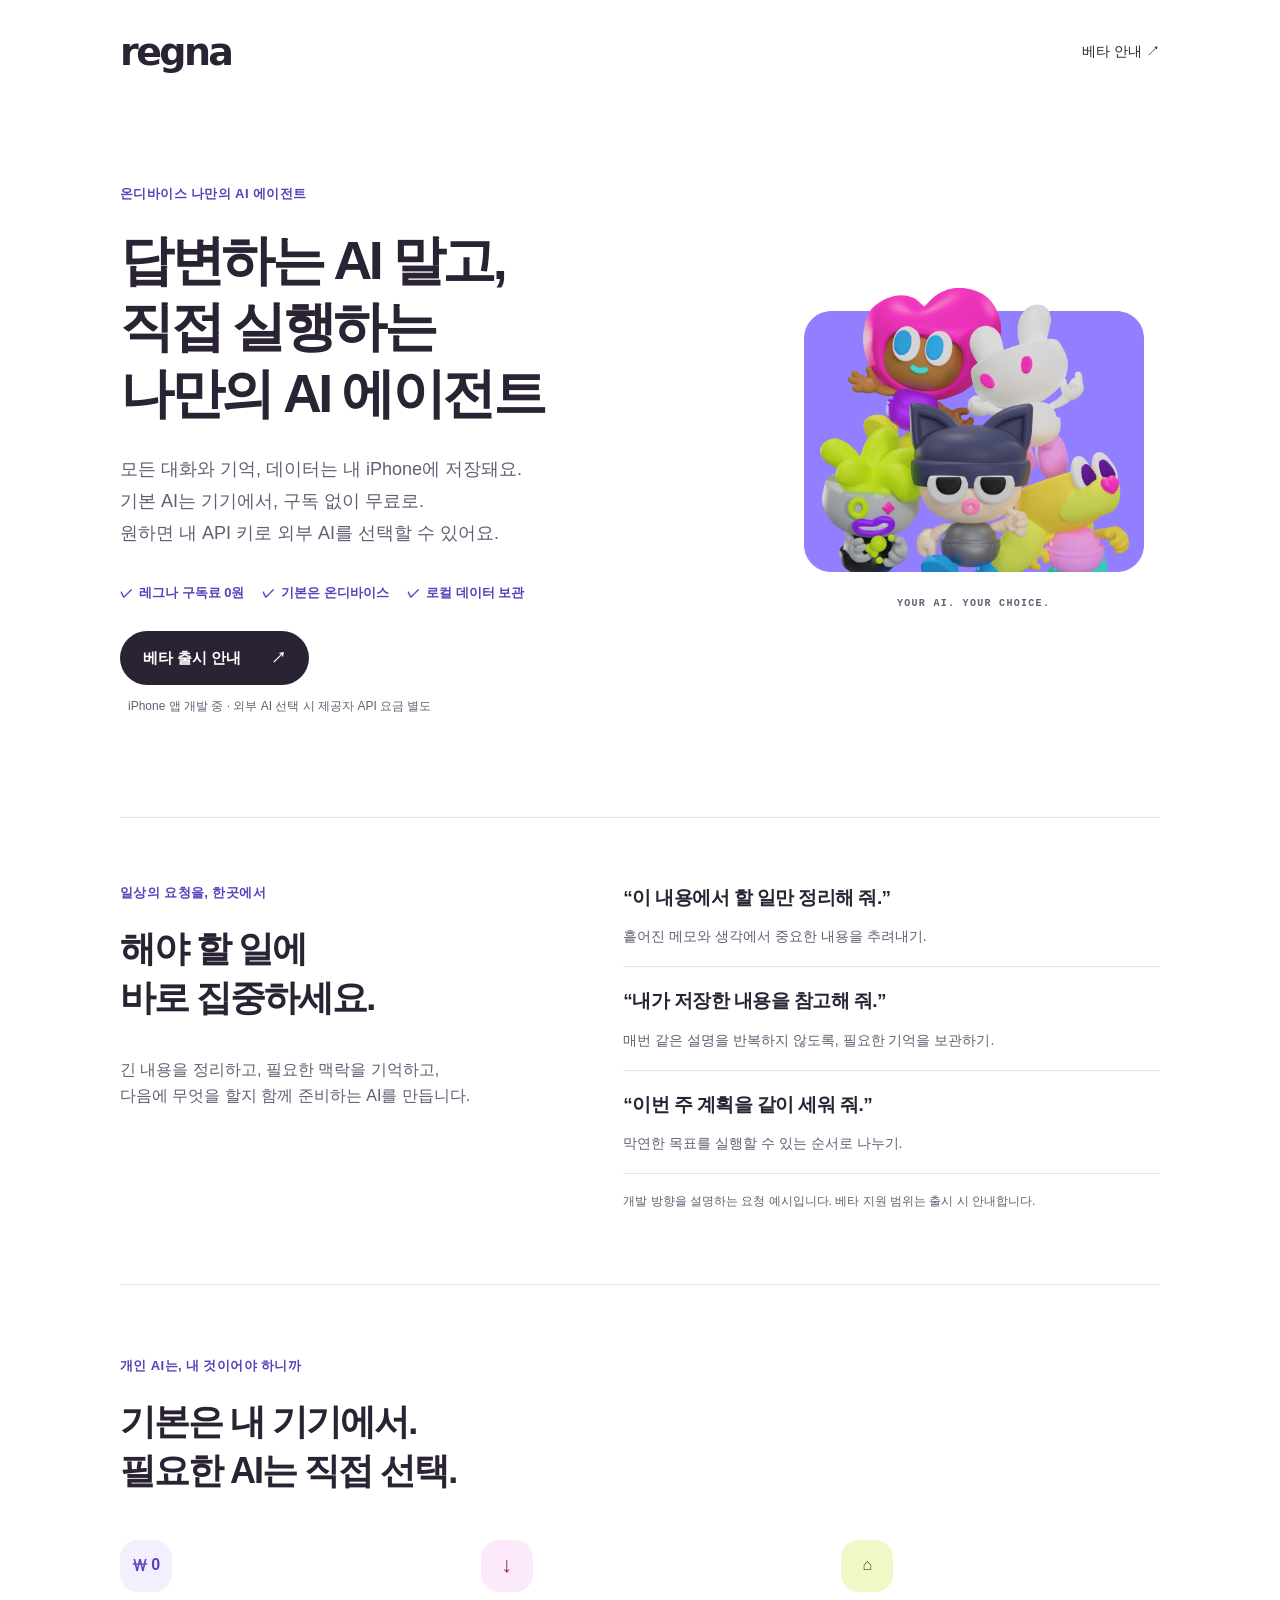
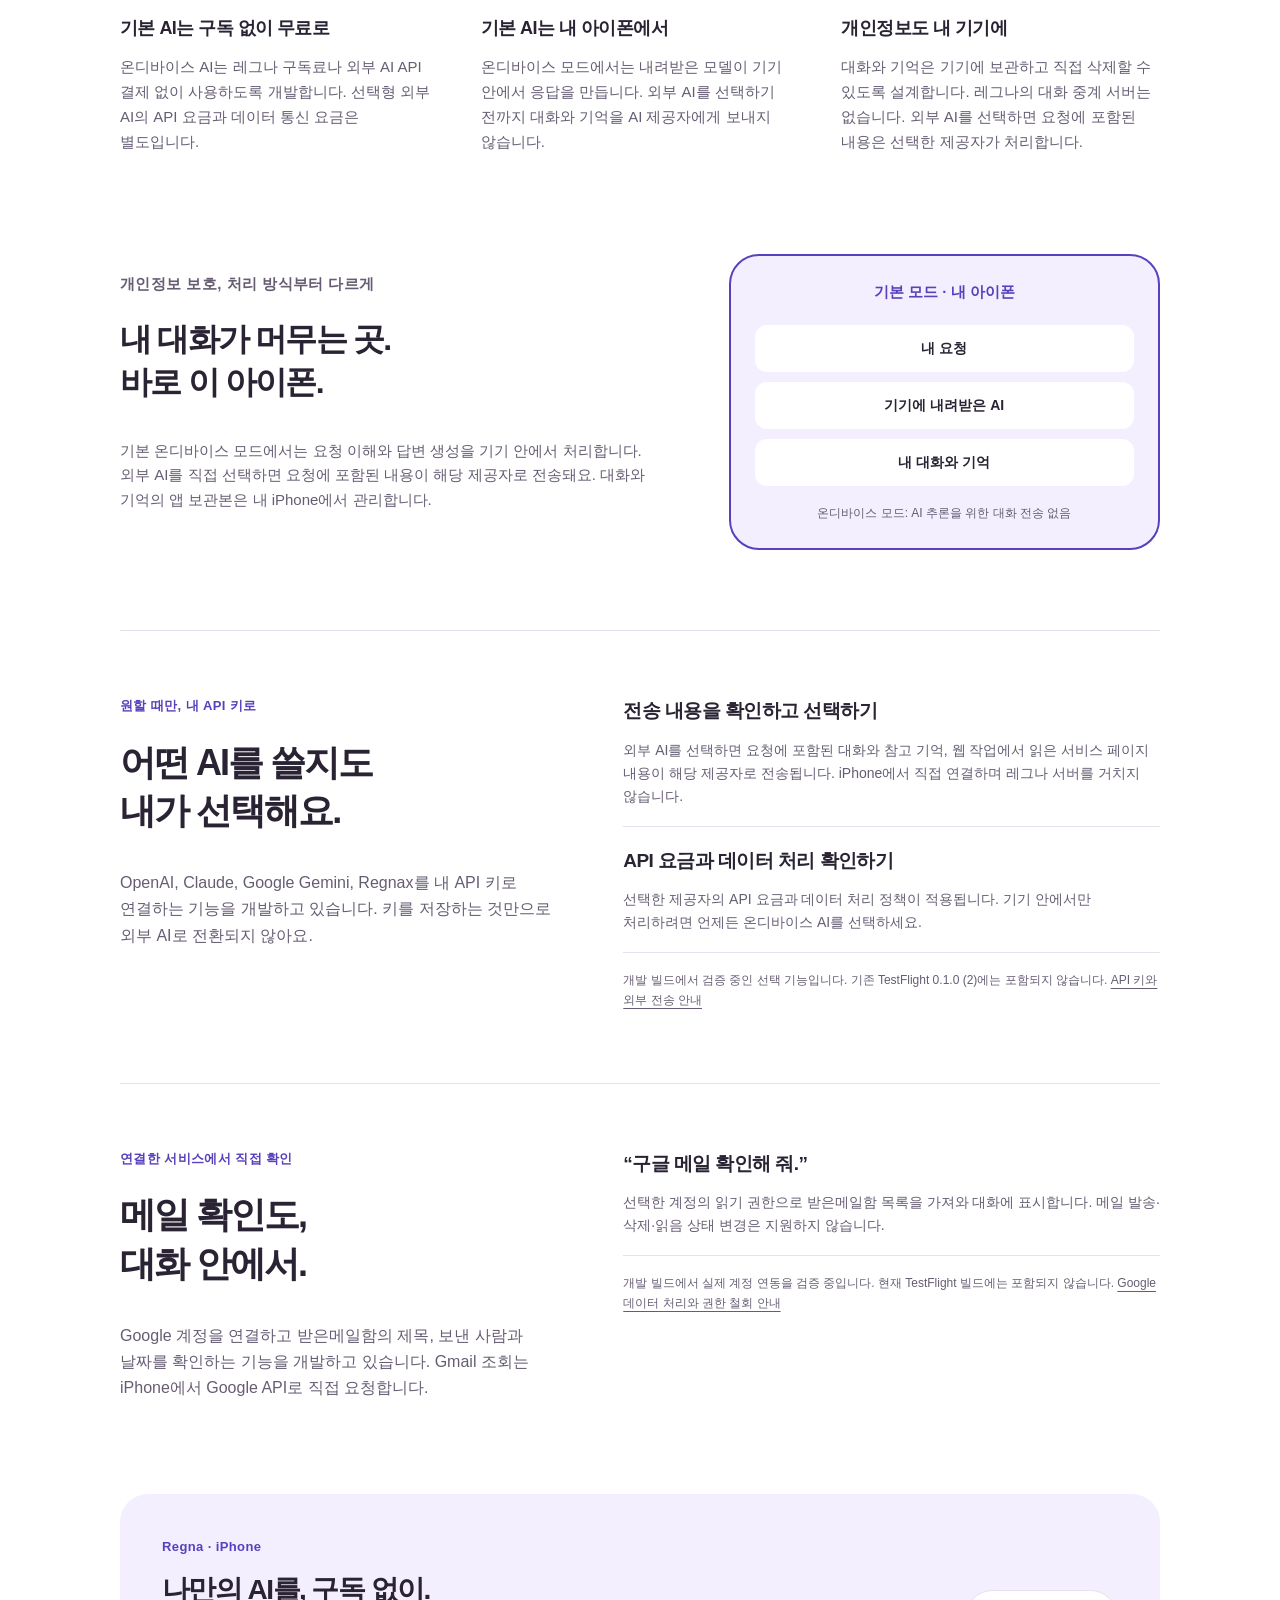
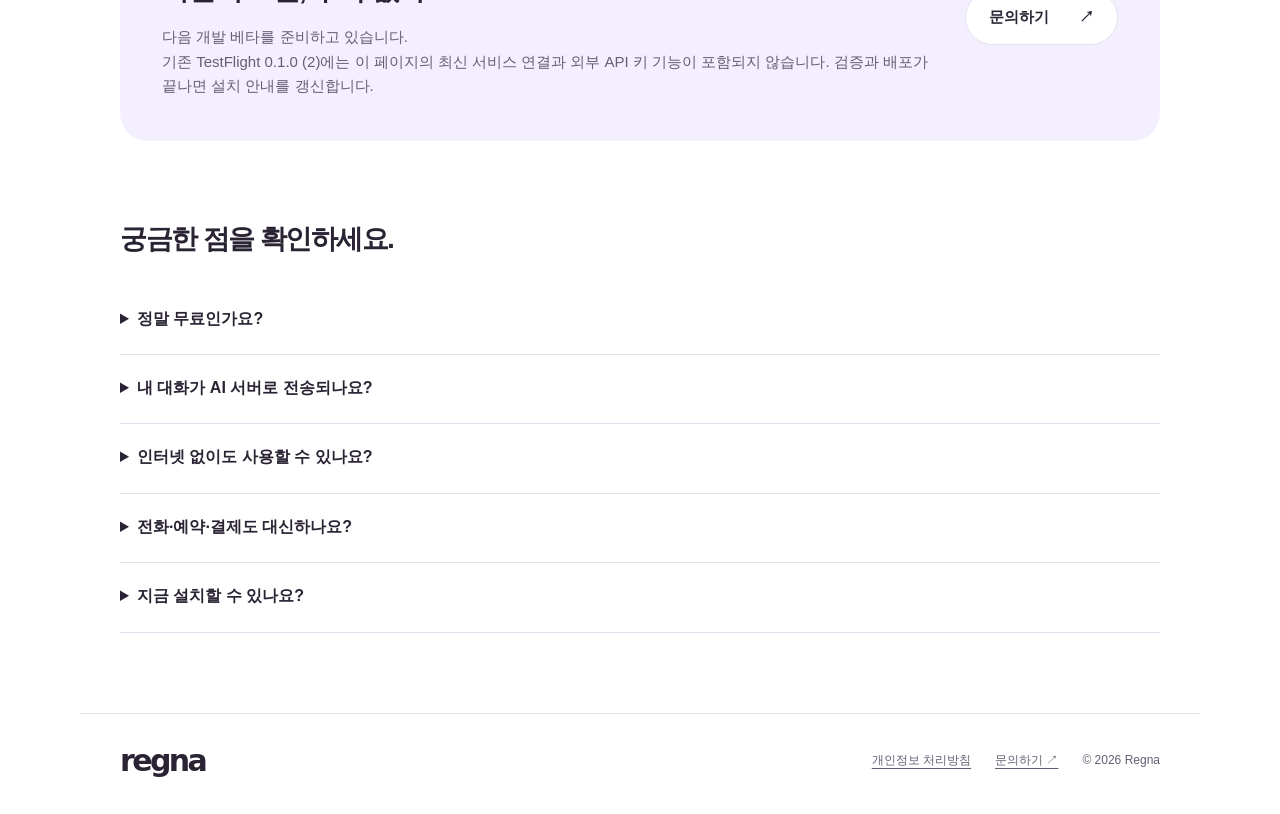
<file: index.html>
<!doctype html>
<html lang="ko">
<head>
<meta name="google-site-verification" content="DfDZIuzea5Ksu04iuw2hWdfP1MFcW1FaV3lnLZE1ipQ" />
<meta charset="utf-8"><meta name="viewport" content="width=device-width, initial-scale=1">
<title>Regna(레그나) — 구독 없는 온디바이스 AI 에이전트</title>
<meta name="description" content="답변하는 AI 말고, 직접 실행하는 나만의 AI 에이전트. 기본은 무료 온디바이스 AI, 원할 때는 내 API 키로 외부 AI를 선택하는 Regna를 개발하고 있습니다. 외부 API 요금은 별도입니다.">
<meta name="theme-color" content="#8f7cff">
<meta property="og:title" content="Regna — 답변하는 AI 말고, 직접 실행하는 나만의 AI 에이전트">
<meta property="og:description" content="기본은 내 iPhone의 AI, 대화와 기억은 로컬에 보관. 내 API 키로 외부 AI를 선택할 수도 있어요. 외부 전송과 API 요금은 선택 시 안내합니다. 개발 베타.">
<link rel="icon" href="favicon.svg" type="image/svg+xml"><link rel="stylesheet" href="style.css?v=20261025-agent">
</head>
<body>
<a class="skip" href="#main">본문으로 이동</a>
<header class="nav"><a class="wordmark" href="./" aria-label="Regna 홈">regna</a><a class="nav-link" href="#beta">베타 안내 <span aria-hidden="true">↗</span></a></header>
<main id="main">
<section class="hero" aria-labelledby="title">
<div class="intro"><p class="eyebrow">온디바이스 나만의 AI 에이전트</p><h1 id="title">답변하는 AI 말고,<br>직접 실행하는<br>나만의 AI 에이전트</h1><p class="lead">모든 대화와 기억, 데이터는 내 iPhone에 저장돼요.<br>기본 AI는 기기에서, 구독 없이 무료로.<br>원하면 내 API 키로 외부 AI를 선택할 수 있어요.</p><ul class="benefits" aria-label="Regna의 핵심"><li>레그나 구독료 0원</li><li>기본은 온디바이스</li><li>로컬 데이터 보관</li></ul><a class="button" href="#beta">베타 출시 안내 <span aria-hidden="true">↗</span></a><p class="caption">iPhone 앱 개발 중 · 외부 AI 선택 시 제공자 API 요금 별도</p></div>
<div class="brand-art" aria-hidden="true"><img src="assets/brand-art.png" width="500" height="418" alt=""><p class="art-label">YOUR AI. YOUR CHOICE.</p></div>
</section>
<section class="use-cases" aria-labelledby="uses"><div><p class="eyebrow">일상의 요청을, 한곳에서</p><h2 id="uses">해야 할 일에<br>바로 집중하세요.</h2><p class="section-intro">긴 내용을 정리하고, 필요한 맥락을 기억하고,<br>다음에 무엇을 할지 함께 준비하는 AI를 만듭니다.</p></div><div class="requests"><article><h3>“이 내용에서 할 일만 정리해 줘.”</h3><p>흩어진 메모와 생각에서 중요한 내용을 추려내기.</p></article><article><h3>“내가 저장한 내용을 참고해 줘.”</h3><p>매번 같은 설명을 반복하지 않도록, 필요한 기억을 보관하기.</p></article><article><h3>“이번 주 계획을 같이 세워 줘.”</h3><p>막연한 목표를 실행할 수 있는 순서로 나누기.</p></article><p class="example-note">개발 방향을 설명하는 요청 예시입니다. 베타 지원 범위는 출시 시 안내합니다.</p></div></section>
<section class="manifesto" aria-labelledby="concept"><p class="eyebrow">개인 AI는, 내 것이어야 하니까</p><h2 id="concept">기본은 내 기기에서.<br>필요한 AI는 직접 선택.</h2><div class="principles"><article><span class="symbol" aria-hidden="true">₩ 0</span><h3>기본 AI는 구독 없이 무료로</h3><p>온디바이스 AI는 레그나 구독료나 외부 AI API 결제 없이 사용하도록 개발합니다. 선택형 외부 AI의 API 요금과 데이터 통신 요금은 별도입니다.</p></article><article><span class="symbol" aria-hidden="true">↓</span><h3>기본 AI는 내 아이폰에서</h3><p>온디바이스 모드에서는 내려받은 모델이 기기 안에서 응답을 만듭니다. 외부 AI를 선택하기 전까지 대화와 기억을 AI 제공자에게 보내지 않습니다.</p></article><article><span class="symbol" aria-hidden="true">⌂</span><h3>개인정보도 내 기기에</h3><p>대화와 기억은 기기에 보관하고 직접 삭제할 수 있도록 설계합니다. 레그나의 대화 중계 서버는 없습니다. 외부 AI를 선택하면 요청에 포함된 내용은 선택한 제공자가 처리합니다.</p></article></div></section>
<section class="privacy-story" aria-labelledby="privacy-title"><div><p class="eyebrow">개인정보 보호, 처리 방식부터 다르게</p><h2 id="privacy-title">내 대화가 머무는 곳.<br>바로 이 아이폰.</h2><p>기본 온디바이스 모드에서는 요청 이해와 답변 생성을 기기 안에서 처리합니다.<br>외부 AI를 직접 선택하면 요청에 포함된 내용이 해당 제공자로 전송돼요. 대화와 기억의 앱 보관본은 내 iPhone에서 관리합니다.</p></div><div class="device-boundary" aria-label="기본 온디바이스 모드의 처리 방식"><p class="device-label">기본 모드 · 내 아이폰</p><ol><li>내 요청</li><li>기기에 내려받은 AI</li><li>내 대화와 기억</li></ol><p>온디바이스 모드: AI 추론을 위한 대화 전송 없음</p></div></section>
<section class="use-cases" aria-labelledby="providers-title"><div><p class="eyebrow">원할 때만, 내 API 키로</p><h2 id="providers-title">어떤 AI를 쓸지도<br>내가 선택해요.</h2><p class="section-intro">OpenAI, Claude, Google Gemini, Regnax를 내 API 키로 연결하는 기능을 개발하고 있습니다. 키를 저장하는 것만으로 외부 AI로 전환되지 않아요.</p></div><div class="requests"><article><h3>전송 내용을 확인하고 선택하기</h3><p>외부 AI를 선택하면 요청에 포함된 대화와 참고 기억, 웹 작업에서 읽은 서비스 페이지 내용이 해당 제공자로 전송됩니다. iPhone에서 직접 연결하며 레그나 서버를 거치지 않습니다.</p></article><article><h3>API 요금과 데이터 처리 확인하기</h3><p>선택한 제공자의 API 요금과 데이터 처리 정책이 적용됩니다. 기기 안에서만 처리하려면 언제든 온디바이스 AI를 선택하세요.</p></article><p class="example-note">개발 빌드에서 검증 중인 선택 기능입니다. 기존 TestFlight 0.1.0 (2)에는 포함되지 않습니다. <a href="privacy.html">API 키와 외부 전송 안내</a></p></div></section>
<section class="use-cases" aria-labelledby="gmail-title"><div><p class="eyebrow">연결한 서비스에서 직접 확인</p><h2 id="gmail-title">메일 확인도,<br>대화 안에서.</h2><p class="section-intro">Google 계정을 연결하고 받은메일함의 제목, 보낸 사람과 날짜를 확인하는 기능을 개발하고 있습니다. Gmail 조회는 iPhone에서 Google API로 직접 요청합니다.</p></div><div class="requests"><article><h3>“구글 메일 확인해 줘.”</h3><p>선택한 계정의 읽기 권한으로 받은메일함 목록을 가져와 대화에 표시합니다. 메일 발송·삭제·읽음 상태 변경은 지원하지 않습니다.</p></article><p class="example-note">개발 빌드에서 실제 계정 연동을 검증 중입니다. 현재 TestFlight 빌드에는 포함되지 않습니다. <a href="privacy.html">Google 데이터 처리와 권한 철회 안내</a></p></div></section>
<section id="beta" class="beta" aria-labelledby="beta-title"><div><p class="eyebrow">Regna · iPhone</p><h2 id="beta-title">나만의 AI를, 구독 없이.</h2><p>다음 개발 베타를 준비하고 있습니다.<br>기존 TestFlight 0.1.0 (2)에는 이 페이지의 최신 서비스 연결과 외부 API 키 기능이 포함되지 않습니다. 검증과 배포가 끝나면 설치 안내를 갱신합니다.</p></div><a class="button secondary" href="mailto:sang@hyperez.io">문의하기 <span aria-hidden="true">↗</span></a></section>
<section class="faq" aria-labelledby="faq-title"><h2 id="faq-title">궁금한 점을 확인하세요.</h2><details><summary>정말 무료인가요?</summary><p>기본 온디바이스 AI는 레그나 구독료와 외부 AI API 결제 없이 사용하도록 개발합니다. 내 API 키로 OpenAI·Claude·Google Gemini·Regnax를 선택하면 제공자의 API 요금이 별도로 발생할 수 있습니다. 모델 다운로드에는 인터넷과 저장 공간이 필요하며 통신 요금도 별도입니다.</p></details><details><summary>내 대화가 AI 서버로 전송되나요?</summary><p>기본 온디바이스 모드에서는 보내지 않습니다. 외부 AI를 직접 선택하고 전송에 동의하면 요청에 포함된 대화·참고 기억과 웹 작업의 서비스 페이지 내용이 선택한 제공자로 직접 전송됩니다. 레그나 서버를 거치지 않으며, 제공자의 데이터 처리 정책이 적용됩니다.</p></details><details><summary>인터넷 없이도 사용할 수 있나요?</summary><p>모델을 내려받은 뒤에는 AI 대화를 기기에서 처리하도록 개발하고 있습니다. 모델 다운로드, 서비스 연결·조회, 외부 웹사이트와 선택형 외부 AI 사용에는 인터넷이 필요합니다. 온디바이스라는 말이 외부 서비스까지 모두 오프라인이라는 뜻은 아닙니다.</p></details><details><summary>전화·예약·결제도 대신하나요?</summary><p>현재 버전에는 구현되어 있지 않습니다. 첫 개발 버전은 로컬 대화와 대화·기억 보관함부터 시작합니다. 작업 실행 기능은 iOS에서 가능한 범위와 사용자 승인 방식을 검증한 뒤 안내합니다.</p></details><details><summary>지금 설치할 수 있나요?</summary><p>개발 중이며 기존 TestFlight 0.1.0 (2)와 최신 개발 기능의 범위가 다릅니다. 외부 API 키 기능은 아직 기존 TestFlight에 포함되지 않았습니다. 새 빌드의 실기기 검증과 배포가 끝나면 설치 링크와 지원 범위를 안내합니다.</p></details></section>
</main>
<footer><a class="wordmark" href="./">regna</a><div><a href="privacy.html">개인정보 처리방침</a><a href="mailto:sang@hyperez.io">문의하기 ↗</a><span>© 2026 Regna</span></div></footer>
</body></html>
</file>
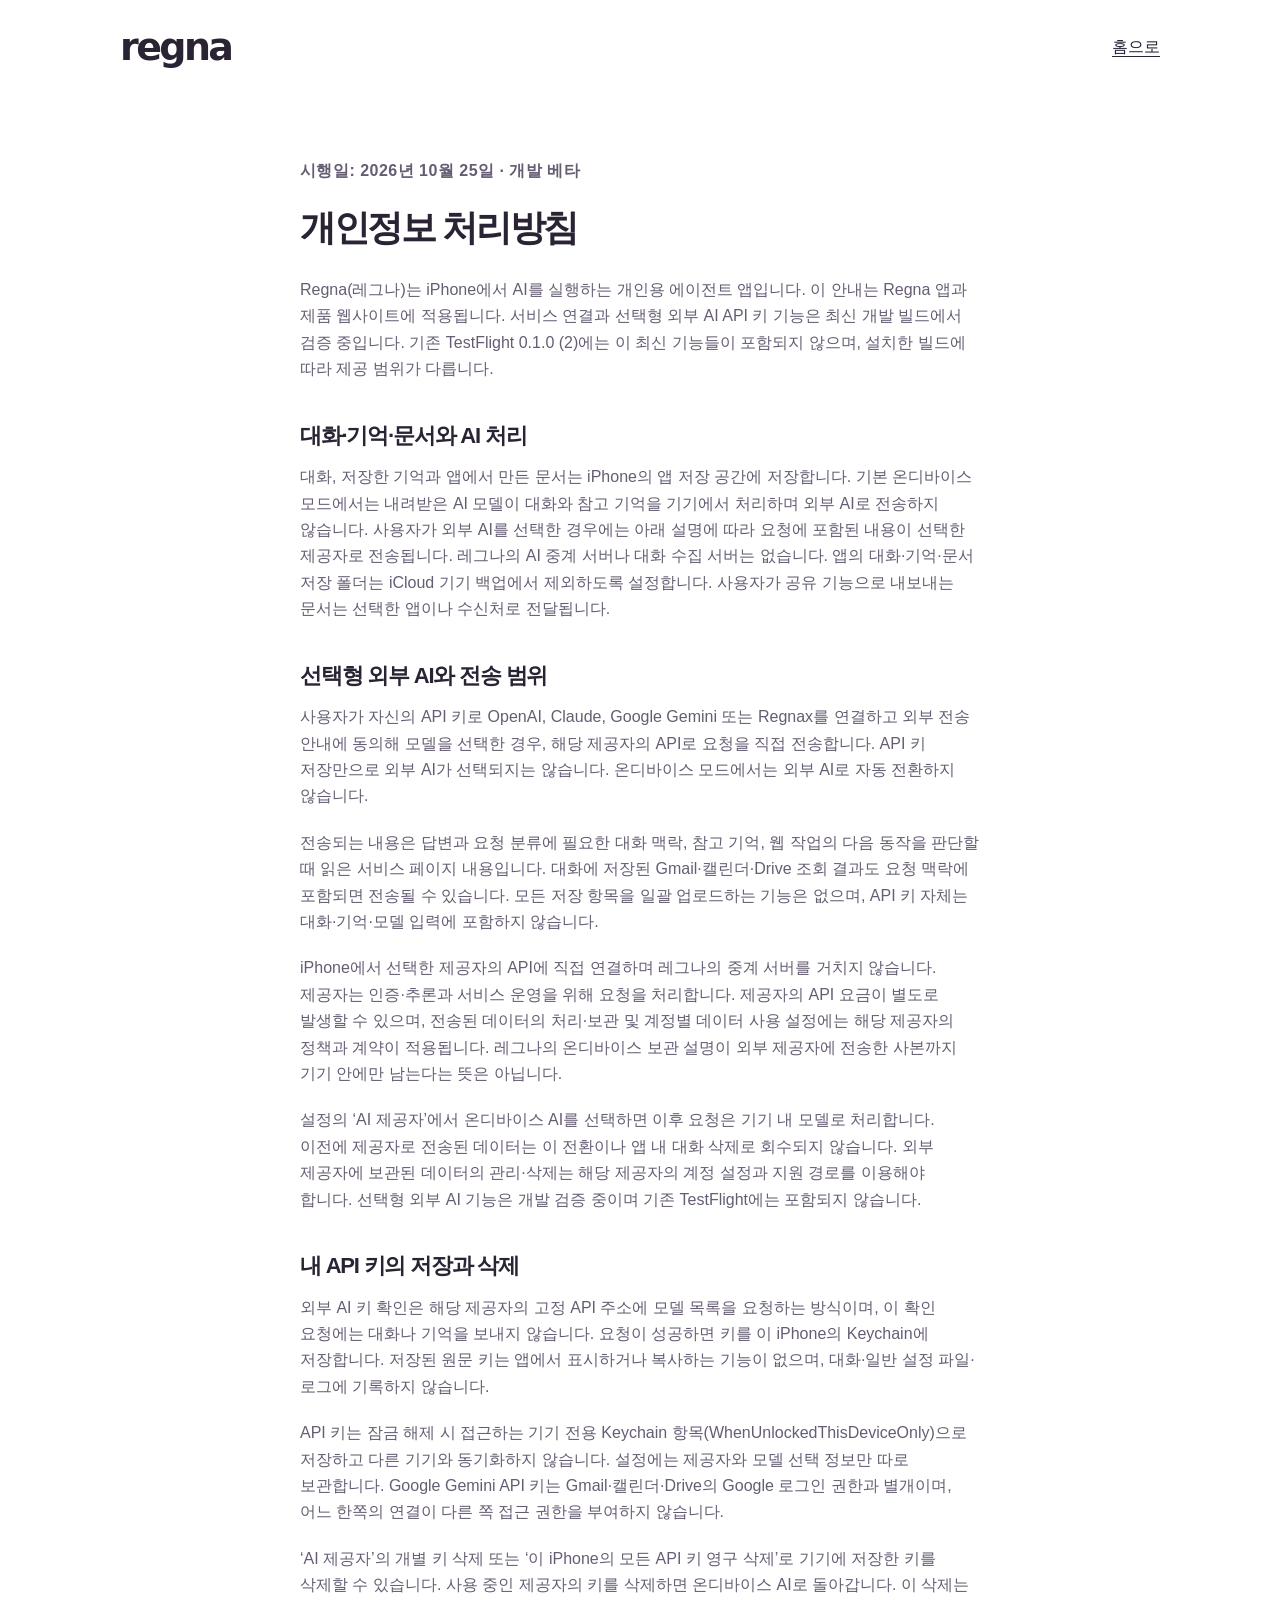
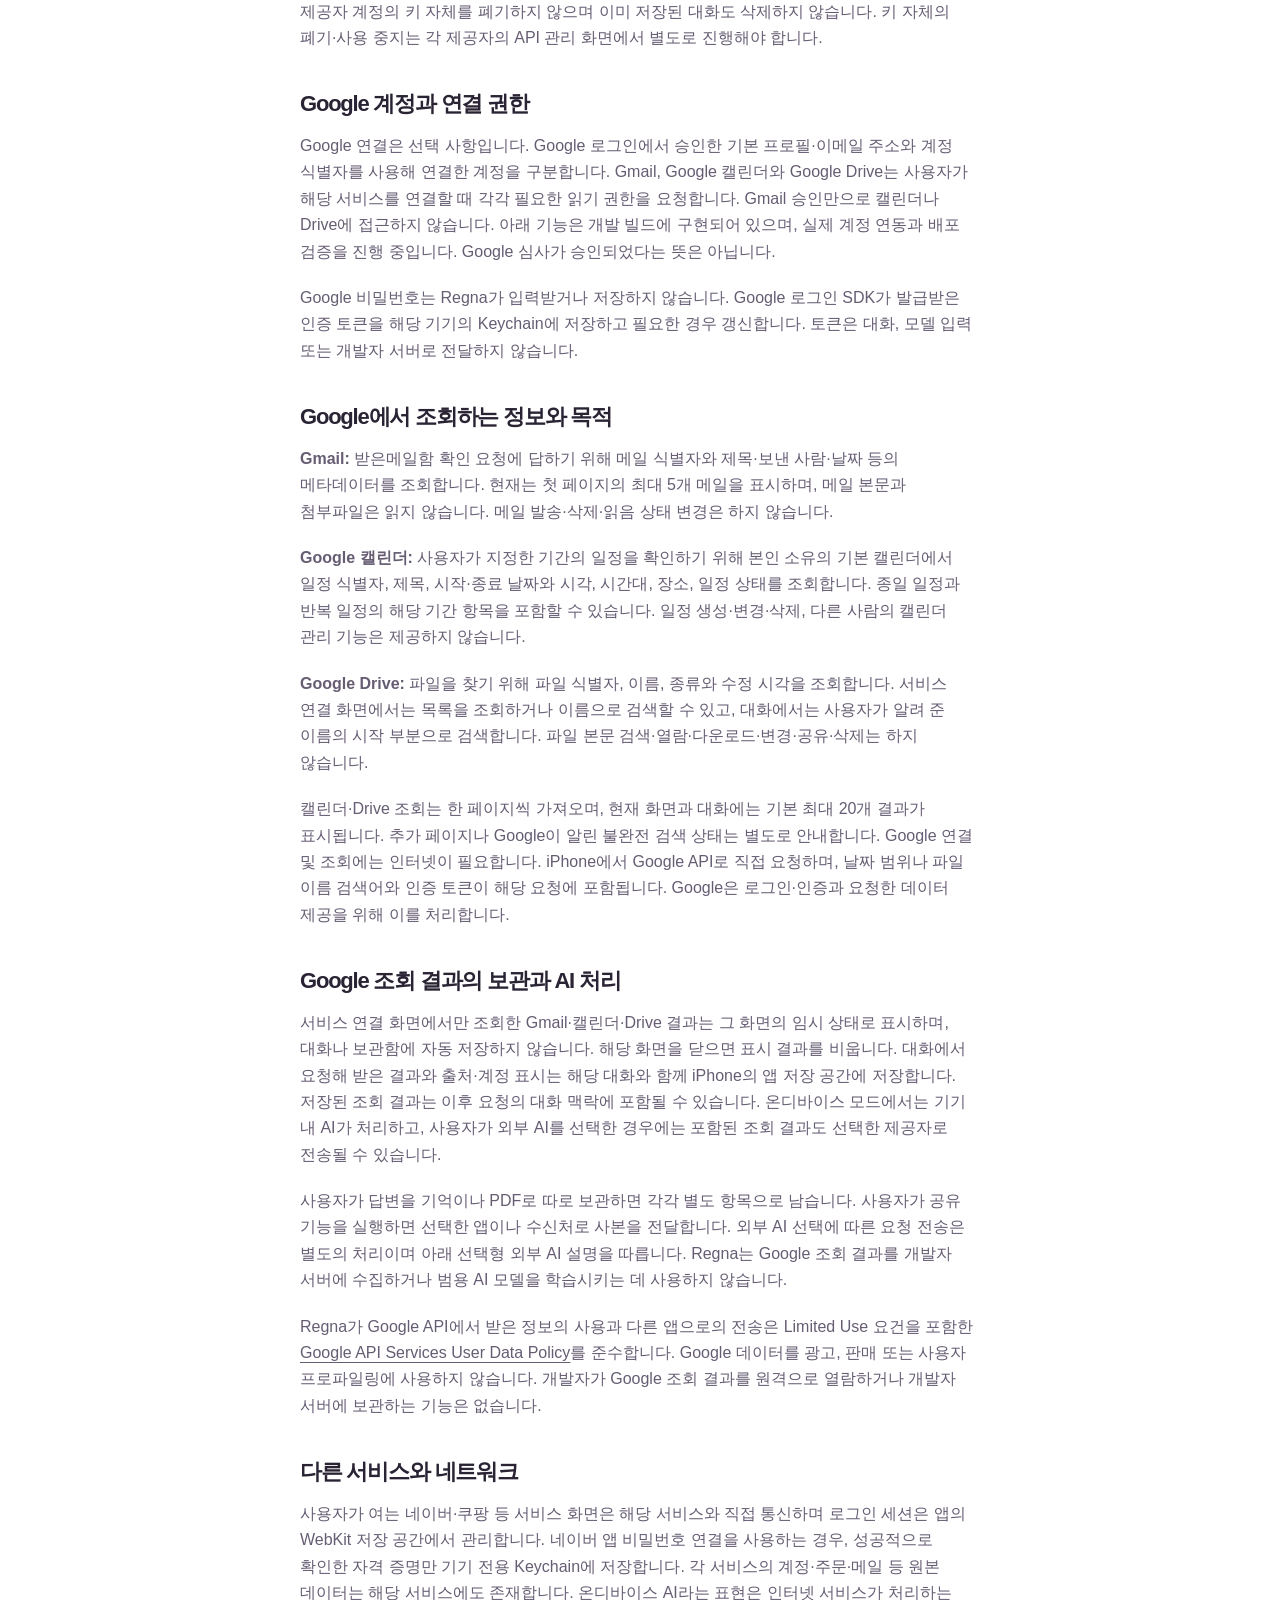
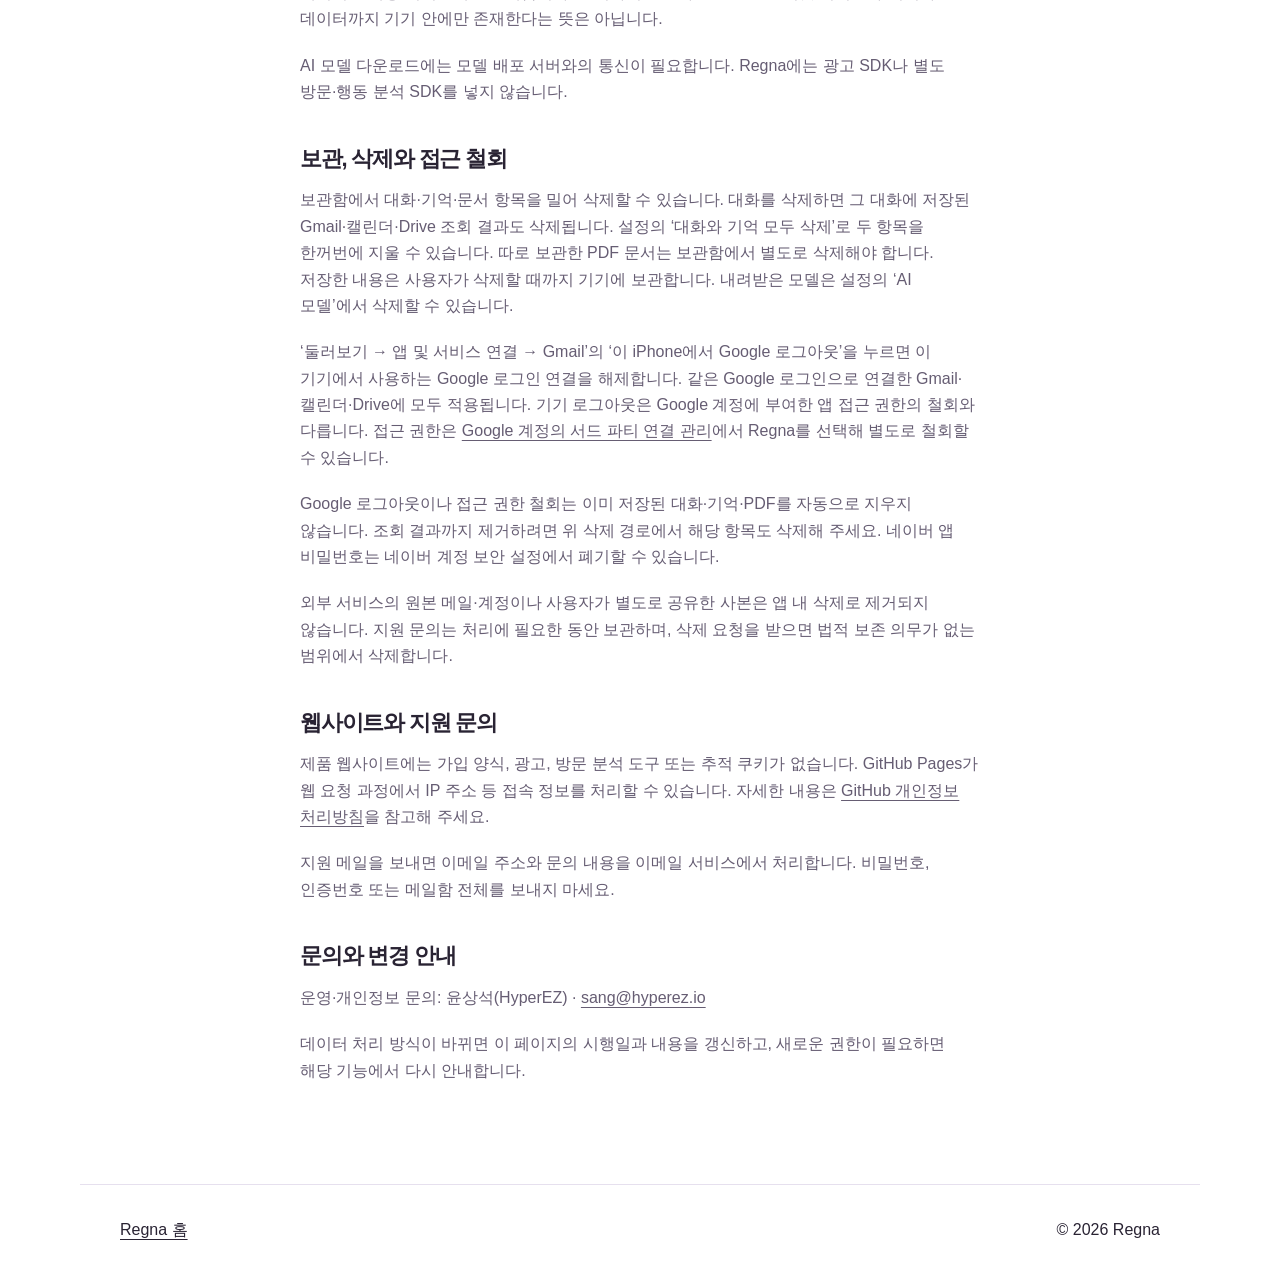
<file: privacy.html>
<!doctype html>
<html lang="ko"><head><meta charset="utf-8"><meta name="viewport" content="width=device-width, initial-scale=1"><title>개인정보 처리방침 — Regna</title><link rel="stylesheet" href="style.css?v=20261025-agent"><link rel="icon" href="favicon.svg" type="image/svg+xml"></head>
<body><header class="nav"><a class="wordmark" href="./">regna</a><a href="./">홈으로</a></header>
<main class="legal"><p class="eyebrow">시행일: 2026년 10월 25일 · 개발 베타</p><h1>개인정보 처리방침</h1>
<p>Regna(레그나)는 iPhone에서 AI를 실행하는 개인용 에이전트 앱입니다. 이 안내는 Regna 앱과 제품 웹사이트에 적용됩니다. 서비스 연결과 선택형 외부 AI API 키 기능은 최신 개발 빌드에서 검증 중입니다. 기존 TestFlight 0.1.0 (2)에는 이 최신 기능들이 포함되지 않으며, 설치한 빌드에 따라 제공 범위가 다릅니다.</p>
<h2>대화·기억·문서와 AI 처리</h2>
<p>대화, 저장한 기억과 앱에서 만든 문서는 iPhone의 앱 저장 공간에 저장합니다. 기본 온디바이스 모드에서는 내려받은 AI 모델이 대화와 참고 기억을 기기에서 처리하며 외부 AI로 전송하지 않습니다. 사용자가 외부 AI를 선택한 경우에는 아래 설명에 따라 요청에 포함된 내용이 선택한 제공자로 전송됩니다. 레그나의 AI 중계 서버나 대화 수집 서버는 없습니다. 앱의 대화·기억·문서 저장 폴더는 iCloud 기기 백업에서 제외하도록 설정합니다. 사용자가 공유 기능으로 내보내는 문서는 선택한 앱이나 수신처로 전달됩니다.</p>
<h2>선택형 외부 AI와 전송 범위</h2>
<p>사용자가 자신의 API 키로 OpenAI, Claude, Google Gemini 또는 Regnax를 연결하고 외부 전송 안내에 동의해 모델을 선택한 경우, 해당 제공자의 API로 요청을 직접 전송합니다. API 키 저장만으로 외부 AI가 선택되지는 않습니다. 온디바이스 모드에서는 외부 AI로 자동 전환하지 않습니다.</p>
<p>전송되는 내용은 답변과 요청 분류에 필요한 대화 맥락, 참고 기억, 웹 작업의 다음 동작을 판단할 때 읽은 서비스 페이지 내용입니다. 대화에 저장된 Gmail·캘린더·Drive 조회 결과도 요청 맥락에 포함되면 전송될 수 있습니다. 모든 저장 항목을 일괄 업로드하는 기능은 없으며, API 키 자체는 대화·기억·모델 입력에 포함하지 않습니다.</p>
<p>iPhone에서 선택한 제공자의 API에 직접 연결하며 레그나의 중계 서버를 거치지 않습니다. 제공자는 인증·추론과 서비스 운영을 위해 요청을 처리합니다. 제공자의 API 요금이 별도로 발생할 수 있으며, 전송된 데이터의 처리·보관 및 계정별 데이터 사용 설정에는 해당 제공자의 정책과 계약이 적용됩니다. 레그나의 온디바이스 보관 설명이 외부 제공자에 전송한 사본까지 기기 안에만 남는다는 뜻은 아닙니다.</p>
<p>설정의 ‘AI 제공자’에서 온디바이스 AI를 선택하면 이후 요청은 기기 내 모델로 처리합니다. 이전에 제공자로 전송된 데이터는 이 전환이나 앱 내 대화 삭제로 회수되지 않습니다. 외부 제공자에 보관된 데이터의 관리·삭제는 해당 제공자의 계정 설정과 지원 경로를 이용해야 합니다. 선택형 외부 AI 기능은 개발 검증 중이며 기존 TestFlight에는 포함되지 않습니다.</p>
<h2>내 API 키의 저장과 삭제</h2>
<p>외부 AI 키 확인은 해당 제공자의 고정 API 주소에 모델 목록을 요청하는 방식이며, 이 확인 요청에는 대화나 기억을 보내지 않습니다. 요청이 성공하면 키를 이 iPhone의 Keychain에 저장합니다. 저장된 원문 키는 앱에서 표시하거나 복사하는 기능이 없으며, 대화·일반 설정 파일·로그에 기록하지 않습니다.</p>
<p>API 키는 잠금 해제 시 접근하는 기기 전용 Keychain 항목(WhenUnlockedThisDeviceOnly)으로 저장하고 다른 기기와 동기화하지 않습니다. 설정에는 제공자와 모델 선택 정보만 따로 보관합니다. Google Gemini API 키는 Gmail·캘린더·Drive의 Google 로그인 권한과 별개이며, 어느 한쪽의 연결이 다른 쪽 접근 권한을 부여하지 않습니다.</p>
<p>‘AI 제공자’의 개별 키 삭제 또는 ‘이 iPhone의 모든 API 키 영구 삭제’로 기기에 저장한 키를 삭제할 수 있습니다. 사용 중인 제공자의 키를 삭제하면 온디바이스 AI로 돌아갑니다. 이 삭제는 제공자 계정의 키 자체를 폐기하지 않으며 이미 저장된 대화도 삭제하지 않습니다. 키 자체의 폐기·사용 중지는 각 제공자의 API 관리 화면에서 별도로 진행해야 합니다.</p>
<h2>Google 계정과 연결 권한</h2>
<p>Google 연결은 선택 사항입니다. Google 로그인에서 승인한 기본 프로필·이메일 주소와 계정 식별자를 사용해 연결한 계정을 구분합니다. Gmail, Google 캘린더와 Google Drive는 사용자가 해당 서비스를 연결할 때 각각 필요한 읽기 권한을 요청합니다. Gmail 승인만으로 캘린더나 Drive에 접근하지 않습니다. 아래 기능은 개발 빌드에 구현되어 있으며, 실제 계정 연동과 배포 검증을 진행 중입니다. Google 심사가 승인되었다는 뜻은 아닙니다.</p>
<p>Google 비밀번호는 Regna가 입력받거나 저장하지 않습니다. Google 로그인 SDK가 발급받은 인증 토큰을 해당 기기의 Keychain에 저장하고 필요한 경우 갱신합니다. 토큰은 대화, 모델 입력 또는 개발자 서버로 전달하지 않습니다.</p>
<h2>Google에서 조회하는 정보와 목적</h2>
<p><strong>Gmail:</strong> 받은메일함 확인 요청에 답하기 위해 메일 식별자와 제목·보낸 사람·날짜 등의 메타데이터를 조회합니다. 현재는 첫 페이지의 최대 5개 메일을 표시하며, 메일 본문과 첨부파일은 읽지 않습니다. 메일 발송·삭제·읽음 상태 변경은 하지 않습니다.</p>
<p><strong>Google 캘린더:</strong> 사용자가 지정한 기간의 일정을 확인하기 위해 본인 소유의 기본 캘린더에서 일정 식별자, 제목, 시작·종료 날짜와 시각, 시간대, 장소, 일정 상태를 조회합니다. 종일 일정과 반복 일정의 해당 기간 항목을 포함할 수 있습니다. 일정 생성·변경·삭제, 다른 사람의 캘린더 관리 기능은 제공하지 않습니다.</p>
<p><strong>Google Drive:</strong> 파일을 찾기 위해 파일 식별자, 이름, 종류와 수정 시각을 조회합니다. 서비스 연결 화면에서는 목록을 조회하거나 이름으로 검색할 수 있고, 대화에서는 사용자가 알려 준 이름의 시작 부분으로 검색합니다. 파일 본문 검색·열람·다운로드·변경·공유·삭제는 하지 않습니다.</p>
<p>캘린더·Drive 조회는 한 페이지씩 가져오며, 현재 화면과 대화에는 기본 최대 20개 결과가 표시됩니다. 추가 페이지나 Google이 알린 불완전 검색 상태는 별도로 안내합니다. Google 연결 및 조회에는 인터넷이 필요합니다. iPhone에서 Google API로 직접 요청하며, 날짜 범위나 파일 이름 검색어와 인증 토큰이 해당 요청에 포함됩니다. Google은 로그인·인증과 요청한 데이터 제공을 위해 이를 처리합니다.</p>
<h2>Google 조회 결과의 보관과 AI 처리</h2>
<p>서비스 연결 화면에서만 조회한 Gmail·캘린더·Drive 결과는 그 화면의 임시 상태로 표시하며, 대화나 보관함에 자동 저장하지 않습니다. 해당 화면을 닫으면 표시 결과를 비웁니다. 대화에서 요청해 받은 결과와 출처·계정 표시는 해당 대화와 함께 iPhone의 앱 저장 공간에 저장합니다. 저장된 조회 결과는 이후 요청의 대화 맥락에 포함될 수 있습니다. 온디바이스 모드에서는 기기 내 AI가 처리하고, 사용자가 외부 AI를 선택한 경우에는 포함된 조회 결과도 선택한 제공자로 전송될 수 있습니다.</p>
<p>사용자가 답변을 기억이나 PDF로 따로 보관하면 각각 별도 항목으로 남습니다. 사용자가 공유 기능을 실행하면 선택한 앱이나 수신처로 사본을 전달합니다. 외부 AI 선택에 따른 요청 전송은 별도의 처리이며 아래 선택형 외부 AI 설명을 따릅니다. Regna는 Google 조회 결과를 개발자 서버에 수집하거나 범용 AI 모델을 학습시키는 데 사용하지 않습니다.</p>
<p>Regna가 Google API에서 받은 정보의 사용과 다른 앱으로의 전송은 Limited Use 요건을 포함한 <a href="https://developers.google.com/terms/api-services-user-data-policy">Google API Services User Data Policy</a>를 준수합니다. Google 데이터를 광고, 판매 또는 사용자 프로파일링에 사용하지 않습니다. 개발자가 Google 조회 결과를 원격으로 열람하거나 개발자 서버에 보관하는 기능은 없습니다.</p>
<h2>다른 서비스와 네트워크</h2>
<p>사용자가 여는 네이버·쿠팡 등 서비스 화면은 해당 서비스와 직접 통신하며 로그인 세션은 앱의 WebKit 저장 공간에서 관리합니다. 네이버 앱 비밀번호 연결을 사용하는 경우, 성공적으로 확인한 자격 증명만 기기 전용 Keychain에 저장합니다. 각 서비스의 계정·주문·메일 등 원본 데이터는 해당 서비스에도 존재합니다. 온디바이스 AI라는 표현은 인터넷 서비스가 처리하는 데이터까지 기기 안에만 존재한다는 뜻은 아닙니다.</p>
<p>AI 모델 다운로드에는 모델 배포 서버와의 통신이 필요합니다. Regna에는 광고 SDK나 별도 방문·행동 분석 SDK를 넣지 않습니다.</p>
<h2>보관, 삭제와 접근 철회</h2>
<p>보관함에서 대화·기억·문서 항목을 밀어 삭제할 수 있습니다. 대화를 삭제하면 그 대화에 저장된 Gmail·캘린더·Drive 조회 결과도 삭제됩니다. 설정의 ‘대화와 기억 모두 삭제’로 두 항목을 한꺼번에 지울 수 있습니다. 따로 보관한 PDF 문서는 보관함에서 별도로 삭제해야 합니다. 저장한 내용은 사용자가 삭제할 때까지 기기에 보관합니다. 내려받은 모델은 설정의 ‘AI 모델’에서 삭제할 수 있습니다.</p>
<p>‘둘러보기 → 앱 및 서비스 연결 → Gmail’의 ‘이 iPhone에서 Google 로그아웃’을 누르면 이 기기에서 사용하는 Google 로그인 연결을 해제합니다. 같은 Google 로그인으로 연결한 Gmail·캘린더·Drive에 모두 적용됩니다. 기기 로그아웃은 Google 계정에 부여한 앱 접근 권한의 철회와 다릅니다. 접근 권한은 <a href="https://myaccount.google.com/connections">Google 계정의 서드 파티 연결 관리</a>에서 Regna를 선택해 별도로 철회할 수 있습니다.</p>
<p>Google 로그아웃이나 접근 권한 철회는 이미 저장된 대화·기억·PDF를 자동으로 지우지 않습니다. 조회 결과까지 제거하려면 위 삭제 경로에서 해당 항목도 삭제해 주세요. 네이버 앱 비밀번호는 네이버 계정 보안 설정에서 폐기할 수 있습니다.</p>
<p>외부 서비스의 원본 메일·계정이나 사용자가 별도로 공유한 사본은 앱 내 삭제로 제거되지 않습니다. 지원 문의는 처리에 필요한 동안 보관하며, 삭제 요청을 받으면 법적 보존 의무가 없는 범위에서 삭제합니다.</p>
<h2>웹사이트와 지원 문의</h2>
<p>제품 웹사이트에는 가입 양식, 광고, 방문 분석 도구 또는 추적 쿠키가 없습니다. GitHub Pages가 웹 요청 과정에서 IP 주소 등 접속 정보를 처리할 수 있습니다. 자세한 내용은 <a href="https://docs.github.com/en/site-policy/privacy-policies/github-general-privacy-statement">GitHub 개인정보 처리방침</a>을 참고해 주세요.</p>
<p>지원 메일을 보내면 이메일 주소와 문의 내용을 이메일 서비스에서 처리합니다. 비밀번호, 인증번호 또는 메일함 전체를 보내지 마세요.</p>
<h2>문의와 변경 안내</h2><p>운영·개인정보 문의: 윤상석(HyperEZ) · <a href="mailto:sang@hyperez.io">sang@hyperez.io</a></p><p>데이터 처리 방식이 바뀌면 이 페이지의 시행일과 내용을 갱신하고, 새로운 권한이 필요하면 해당 기능에서 다시 안내합니다.</p>
</main><footer><a href="./">Regna 홈</a><span>© 2026 Regna</span></footer></body></html>
</file>
<file: style.css>
:root{--ink:#292333;--muted:#665d73;--paper:#fff;--purple:#8f7cff;--deep:#5940bc;--lavender:#f3efff;--line:#e6e0ee;--pink:#ec39ba;--lime:#d3eb35;color-scheme:light;font-family:-apple-system,BlinkMacSystemFont,"Apple SD Gothic Neo","Noto Sans KR",sans-serif}*{box-sizing:border-box}html{scroll-behavior:smooth;scroll-padding-top:24px}body{margin:0;background:var(--paper);color:var(--ink);word-break:keep-all;line-height:1.65}a{color:inherit;text-underline-offset:4px}a:focus-visible,summary:focus-visible{outline:3px solid var(--deep);outline-offset:6px}.nav,main,footer{max-width:1120px;margin:auto;padding-left:40px;padding-right:40px}.nav{display:flex;align-items:center;justify-content:space-between;padding-top:28px;padding-bottom:28px}.wordmark{font-family:"Arial Rounded MT Bold",ui-rounded,system-ui,sans-serif;font-size:38px;font-weight:900;letter-spacing:-2.6px;line-height:1;text-decoration:none}.wordmark span{font:500 12px/1 system-ui;vertical-align:top;margin-left:5px;letter-spacing:0}.nav-link{font-size:14px;text-decoration:none;padding:12px 0}.hero{display:grid;grid-template-columns:1.35fr 0.8fr;align-items:center;gap:38px;padding:80px 0 100px}.eyebrow{font-size:13px;font-weight:700;color:var(--deep);letter-spacing:.03em;margin:0 0 22px}h1{font-size:clamp(38px,4.2vw,56px);line-height:1.24;letter-spacing:-.065em;margin:0 0 26px;font-weight:800}p{margin:0 0 20px}.lead{font-size:18px;color:var(--muted);line-height:1.8;margin-bottom:32px}.button{display:inline-flex;align-items:center;justify-content:center;gap:30px;min-height:54px;background:var(--ink);color:white;padding:14px 23px;border-radius:999px;font-size:15px;font-weight:600;text-decoration:none;transition:transform .2s,background .2s}.button:hover{background:var(--deep);transform:translateY(-2px)}.caption{font-size:12px;color:var(--muted);margin:12px 0 0 8px}.manifesto{border-top:1px solid var(--line);padding:70px 0 80px}h2{font-size:36px;letter-spacing:-.055em;line-height:1.35;margin:0 0 34px}.principles{display:grid;grid-template-columns:repeat(3,1fr);gap:42px;margin-top:44px}.symbol{display:inline-flex;align-items:center;justify-content:center;font-size:25px;font-weight:700;min-width:52px;height:52px;border-radius:18px;background:var(--lavender);color:var(--deep);margin-bottom:22px}.principles article:nth-child(2) .symbol{background:#fceafa;color:#9b2278}.principles article:nth-child(3) .symbol{background:#f0f8c7;color:#45550c;font-size:16px}h3{font-size:18px;margin:0 0 12px;letter-spacing:-.03em}.principles p,.faq p{font-size:15px;color:var(--muted)}.beta{background:var(--lavender);border-radius:28px;padding:42px;display:flex;align-items:center;justify-content:space-between;gap:32px}.beta .eyebrow{margin-bottom:14px}.beta h2{font-size:28px;margin-bottom:16px}.beta p:last-child{font-size:15px;color:var(--muted);margin-bottom:0}.secondary{flex-shrink:0;background:white;color:var(--ink);border:1px solid var(--line)}.secondary:hover{background:white}.faq{padding:80px 0}.faq h2{font-size:27px;margin-bottom:28px}details{border-bottom:1px solid var(--line);padding:0 0 2px}summary{cursor:pointer;padding:20px 0;font-size:16px;font-weight:600}details p{max-width:800px;margin:0 0 24px}footer{border-top:1px solid var(--line);display:flex;justify-content:space-between;align-items:center;padding-top:32px;padding-bottom:38px}footer .wordmark{font-size:30px}footer div{display:flex;gap:24px;font-size:12px;color:var(--muted)}.skip{position:absolute;left:20px;top:-100px;background:var(--ink);color:white;padding:12px;z-index:10}.skip:focus{top:10px}.legal{max-width:760px;padding-top:64px;padding-bottom:80px}.legal h1{font-size:36px}.legal h2{font-size:22px;margin-top:38px;margin-bottom:14px}.legal p{font-size:16px;color:var(--muted)}@media(max-width:760px){.nav,main,footer{padding-left:24px;padding-right:24px}.hero{grid-template-columns:1fr;padding:42px 0 60px;gap:44px}.intro{text-align:center}.hero h1{font-size:44px}.principles{grid-template-columns:1fr;gap:22px}.principles article{display:grid;grid-template-columns:52px 1fr;column-gap:18px}.principles .symbol{grid-row:1/3}.principles p{grid-column:2;margin:0}.principles h3{margin-top:4px}.manifesto{padding:48px 0}.manifesto h2{font-size:32px}.beta{flex-direction:column;align-items:flex-start;padding:28px}.beta h2{font-size:26px}.faq{padding:54px 0}footer{align-items:flex-start;gap:28px}footer div{flex-wrap:wrap;gap:12px 20px;justify-content:flex-end}.legal{padding-top:36px}}@media(prefers-reduced-motion:reduce){html{scroll-behavior:auto}.button{transition:none}.button:hover{transform:none}}

.benefits{display:flex;flex-wrap:wrap;gap:10px 18px;list-style:none;padding:0;margin:0 0 28px;font-size:13px;font-weight:650;color:var(--deep)}.benefits li::before{content:"✓";margin-right:6px}.brand-art{max-width:340px;justify-self:center}.brand-art img{display:block;width:100%;height:auto}.art-label{font:600 10px/1.6 ui-monospace,monospace;letter-spacing:.13em;color:var(--muted);text-align:center;margin:24px 0 0}.use-cases{border-top:1px solid var(--line);padding:64px 0 72px;display:grid;grid-template-columns:1fr 1.2fr;gap:56px}.section-intro{font-size:16px;color:var(--muted)}.requests article{padding:18px 0;border-bottom:1px solid var(--line)}.requests article:first-child{padding-top:0}.requests h3{font-size:19px}.requests p{font-size:14px;color:var(--muted);margin:0}.requests .example-note{font-size:12px;margin-top:18px}.privacy-story{display:grid;grid-template-columns:1.3fr 1fr;gap:48px;align-items:center;padding:0 0 80px}.privacy-story h2{font-size:32px}.privacy-story p{color:var(--muted);font-size:15px}.device-boundary{border:2px solid var(--deep);border-radius:30px;padding:24px;text-align:center;background:var(--lavender)}.device-boundary .device-label{color:var(--deep);font-weight:700}.device-boundary ol{list-style:none;padding:0;margin:0}.device-boundary li{background:white;border-radius:12px;padding:12px;font-size:14px;font-weight:600}.device-boundary li+li{margin-top:10px}.device-boundary p:last-child{font-size:12px;margin:18px 0 0}.principles article .symbol{background:var(--lavender);color:var(--deep);font-size:22px}.principles article:first-child .symbol{font-size:16px}@media(max-width:760px){.hero{grid-template-columns:1fr}.hero h1{font-size:clamp(29px,7.7vw,44px)}.brand-art{width:190px}.art-label{display:none}.benefits{justify-content:center;font-size:12px;gap:8px 12px}.use-cases,.privacy-story{grid-template-columns:1fr;gap:24px}.use-cases{padding:42px 0}.use-cases h2{font-size:30px}.privacy-story{padding-bottom:48px}.privacy-story h2{font-size:28px}.device-boundary{max-width:380px;width:100%;margin:auto}.manifesto h2{font-size:29px}}
</file>
